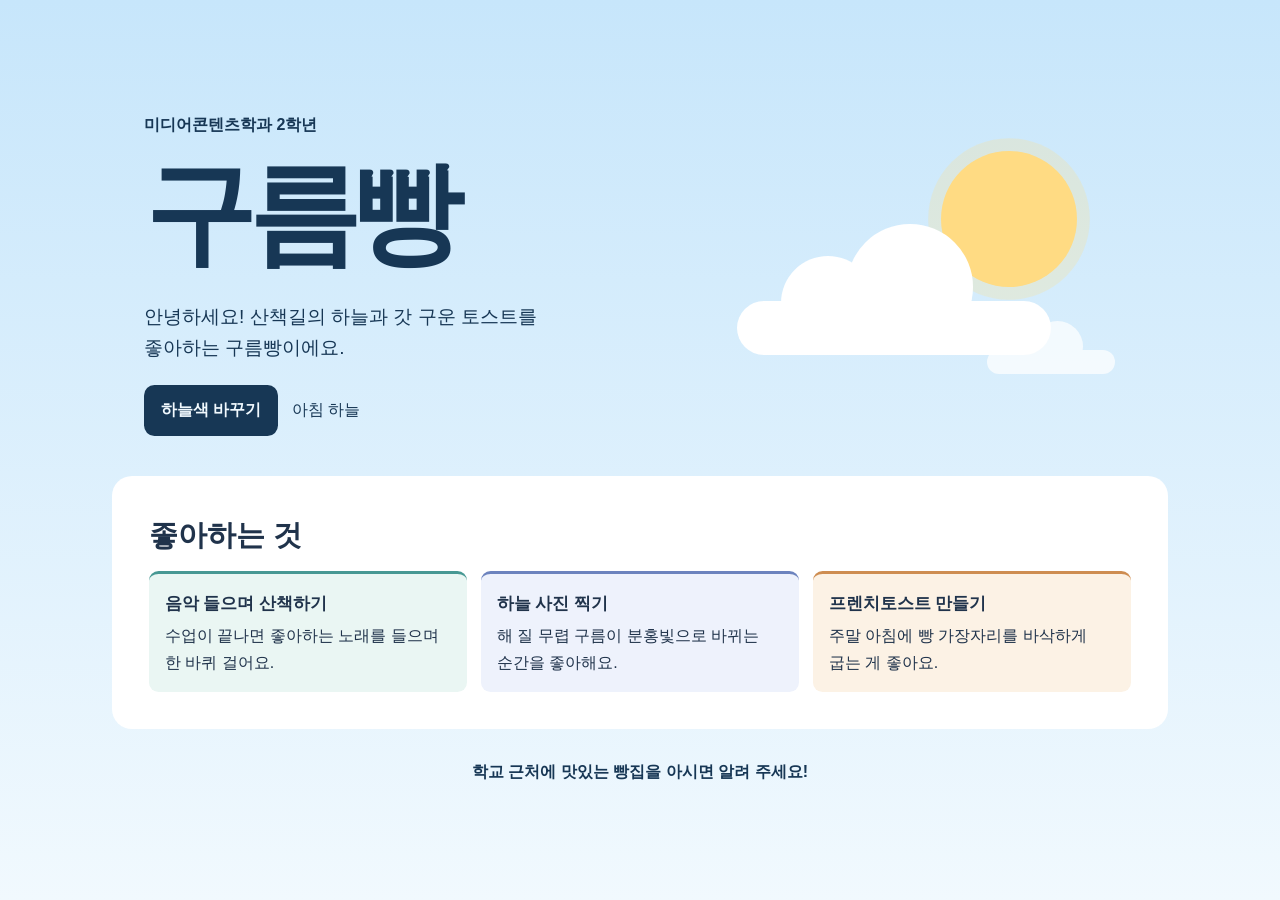
<file: 01-intro/index.html>
<!doctype html>
<html lang="ko" data-sky="morning">
<head>
  <meta charset="utf-8">
  <meta name="viewport" content="width=device-width, initial-scale=1">
  <title>구름빵의 자기소개</title>
  <style>
    :root {
      --sky: #c7e6fb;
      --horizon: #f1f9fe;
      --sky-ink: #173755;
      --cloud: #fff;
      --sun: #ffdb83;
    }

    :root[data-sky="sunset"] {
      --sky: #f9bb91;
      --horizon: #ffede3;
      --sky-ink: #562e30;
      --cloud: #ffe2db;
      --sun: #fff0ae;
    }

    :root[data-sky="night"] {
      --sky: #151d3b;
      --horizon: #33476d;
      --sky-ink: #f2f6ff;
      --cloud: #606e99;
      --sun: #f9edbd;
    }

    *, *::before, *::after {
      box-sizing: border-box;
    }

    body {
      margin: 0;
      min-height: 100vh;
      background: linear-gradient(var(--sky), var(--horizon));
      color: #20334b;
      font-family: "맑은 고딕", "Malgun Gothic", sans-serif;
      line-height: 1.65;
    }

    main {
      width: min(100% - 2rem, 66rem);
      margin-inline: auto;
      padding-block: clamp(1.5rem, 5vw, 4rem);
    }

    .hero {
      display: grid;
      grid-template-columns: 1.3fr 1fr;
      align-items: center;
      gap: 1rem;
      color: var(--sky-ink);
      padding: clamp(1rem, 4vw, 3rem) clamp(0.5rem, 3vw, 2rem) 2.5rem;
    }

    .major, .intro, .card p, footer p {
      margin: 0;
    }

    .major {
      font-weight: bold;
    }

    h1 {
      margin: 0.15em 0 0.25em;
      font-size: clamp(3rem, 9vw, 7rem);
      line-height: 1.05;
      letter-spacing: -0.075em;
    }

    .intro {
      max-width: 29rem;
      font-size: clamp(1rem, 2vw, 1.2rem);
      word-break: keep-all;
      overflow-wrap: anywhere;
    }

    .sky-controls {
      display: flex;
      align-items: center;
      flex-wrap: wrap;
      gap: 0.6rem 0.85rem;
      margin-top: 1.3rem;
    }

    button {
      padding: 0.7rem 1rem;
      min-height: 2.75rem;
      border: 1px solid transparent;
      border-radius: 0.65rem;
      background: var(--sky-ink);
      color: var(--horizon);
      font: inherit;
      font-weight: bold;
      cursor: pointer;
    }

    button:hover {
      border-color: currentColor;
    }

    button:focus-visible {
      outline: 2px solid var(--sky-ink);
      outline-offset: 4px;
    }

    .sky-scene {
      position: relative;
      min-width: 0;
      height: clamp(10rem, 26vw, 17rem);
    }

    .sun {
      position: absolute;
      top: 5%;
      right: 14%;
      width: 35%;
      max-width: 8.5rem;
      aspect-ratio: 1;
      border-radius: 50%;
      background: var(--sun);
      box-shadow: 0 0 0 0.8rem color-mix(in srgb, var(--sun) 24%, transparent);
    }

    .cloud {
      position: absolute;
      left: 6%;
      bottom: 20%;
      width: 74%;
      height: 20%;
      border-radius: 999px;
      background: var(--cloud);
    }

    .cloud::before, .cloud::after {
      position: absolute;
      bottom: 10%;
      border-radius: 50%;
      background: inherit;
      aspect-ratio: 1;
      content: "";
    }

    .cloud::before {
      left: 14%;
      width: 30%;
    }

    .cloud::after {
      left: 35%;
      width: 40%;
    }

    .cloud-small {
      left: 65%;
      bottom: 13%;
      width: 30%;
      height: 9%;
      opacity: 0.72;
    }

    .favorites {
      padding: clamp(1.1rem, 4vw, 2.3rem);
      border-radius: 1.25rem;
      background: #fff;
    }

    h2 {
      margin: 0 0 0.7rem;
      font-size: clamp(1.3rem, 3vw, 1.8rem);
    }

    .cards {
      display: grid;
      grid-template-columns: repeat(3, minmax(0, 1fr));
      gap: 0.85rem;
      margin: 0;
      padding: 0;
      list-style: none;
    }

    .card {
      padding: 1rem;
      border-top: 3px solid var(--accent);
      border-radius: 0.6rem;
      background: var(--card);
      overflow-wrap: anywhere;
      word-break: keep-all;
    }

    .card:nth-child(1) { --accent: #479893; --card: #eaf6f3; }
    .card:nth-child(2) { --accent: #6c83be; --card: #eef2fc; }
    .card:nth-child(3) { --accent: #ce8d51; --card: #fcf2e5; }

    h3 {
      margin: 0 0 0.35rem;
      font-size: 1.05rem;
    }

    footer {
      margin-top: 1rem;
      padding: 0.9rem 0.5rem;
      text-align: center;
      color: var(--sky-ink);
      font-weight: bold;
      overflow-wrap: anywhere;
      word-break: keep-all;
    }

    @media (max-width: 40rem) {
      .hero {
        grid-template-columns: 1fr;
        padding-bottom: 1.1rem;
      }

      .sky-scene {
        width: min(100%, 19rem);
        height: 9rem;
        min-height: 0;
        justify-self: end;
      }

      .cards {
        grid-template-columns: 1fr;
      }
    }
  </style>
</head>
<body>
  <main>
    <header class="hero">
      <div>
        <p class="major">미디어콘텐츠학과 2학년</p>
        <h1>구름빵</h1>
        <p class="intro">안녕하세요! 산책길의 하늘과 갓 구운 토스트를 좋아하는 구름빵이에요.</p>
        <div class="sky-controls">
          <button id="change-sky" type="button">하늘색 바꾸기</button>
          <span id="sky-name" role="status">아침 하늘</span>
        </div>
      </div>
      <div class="sky-scene" aria-hidden="true">
        <div class="sun"></div>
        <div class="cloud"></div>
        <div class="cloud cloud-small"></div>
      </div>
    </header>

    <section class="favorites" aria-labelledby="favorites-title">
      <h2 id="favorites-title">좋아하는 것</h2>
      <ul class="cards" role="list">
        <li class="card">
          <h3>음악 들으며 산책하기</h3>
          <p>수업이 끝나면 좋아하는 노래를 들으며 한 바퀴 걸어요.</p>
        </li>
        <li class="card">
          <h3>하늘 사진 찍기</h3>
          <p>해 질 무렵 구름이 분홍빛으로 바뀌는 순간을 좋아해요.</p>
        </li>
        <li class="card">
          <h3>프렌치토스트 만들기</h3>
          <p>주말 아침에 빵 가장자리를 바삭하게 굽는 게 좋아요.</p>
        </li>
      </ul>
    </section>

    <footer>
      <p>학교 근처에 맛있는 빵집을 아시면 알려 주세요!</p>
    </footer>
  </main>

  <script>
    const skies = [
      { theme: "morning", name: "아침 하늘" },
      { theme: "sunset", name: "노을 하늘" },
      { theme: "night", name: "밤하늘" },
    ];
    const skyButton = document.querySelector("#change-sky");
    const skyName = document.querySelector("#sky-name");
    let skyIndex = 0;

    // 아침, 노을, 밤하늘 순서로 바꾸고 마지막에는 처음으로 돌아갑니다.
    skyButton.addEventListener("click", () => {
      skyIndex = (skyIndex + 1) % skies.length;
      const sky = skies[skyIndex];
      document.documentElement.dataset.sky = sky.theme;
      skyName.textContent = sky.name;
    });
  </script>
</body>
</html>
</file>
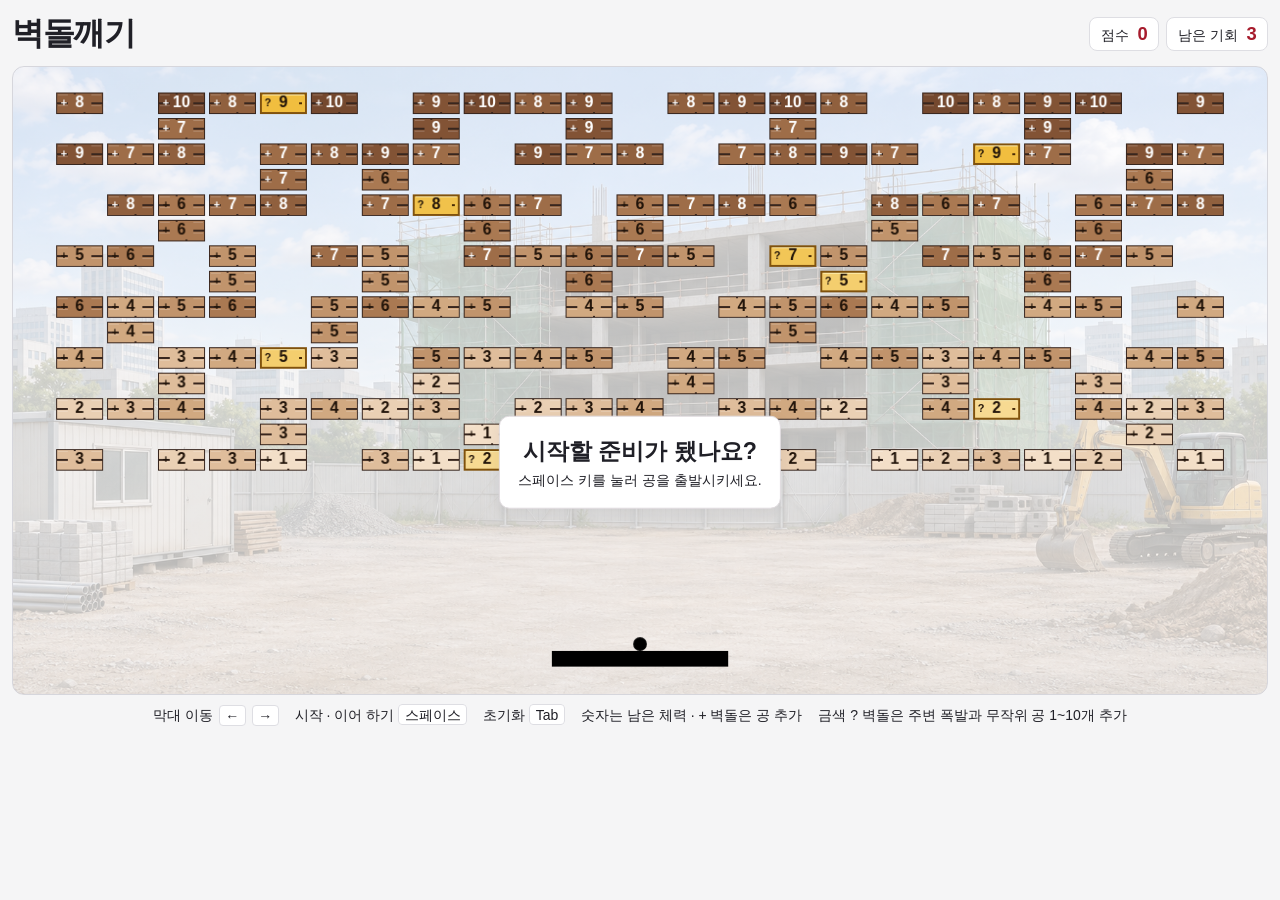
<file: 02-bricks/brick_game.html>
<!doctype html>
<html lang="ko">
<head>
  <meta charset="utf-8">
  <meta name="viewport" content="width=device-width, initial-scale=1">
  <title>벽돌깨기</title>
  <link rel="stylesheet" href="brick_game.css">
  <script src="brick_game.js" defer></script>
</head>
<body>
  <main class="game">
    <header class="game-header">
      <h1>벽돌깨기</h1>
      <dl class="scoreboard">
        <div><dt>점수</dt><dd id="score">0</dd></div>
        <div><dt>남은 기회</dt><dd id="lives">3</dd></div>
      </dl>
    </header>

    <div class="board">
      <canvas id="game-board" width="1280" height="640"
        aria-label="벽돌깨기 게임판" aria-describedby="controls">
        이 브라우저에서는 게임판을 그릴 수 없습니다.
      </canvas>
      <div class="game-message" id="game-message" role="status">
        <strong id="message-title">시작할 준비가 됐나요?</strong>
        <span id="message-detail">스페이스 키를 눌러 공을 출발시키세요.</span>
      </div>
    </div>

    <p id="controls" class="controls">
      막대 이동 <kbd>←</kbd> <kbd>→</kbd>
      <span>시작 · 이어 하기 <kbd>스페이스</kbd></span>
      <span>초기화 <kbd>Tab</kbd></span>
      <span>숫자는 남은 체력 · + 벽돌은 공 추가</span>
      <span>금색 ? 벽돌은 주변 폭발과 무작위 공 1~10개 추가</span>
    </p>
  </main>
</body>
</html>
</file>
<file: 02-bricks/brick_game.css>
:root {
  color-scheme: light;
  font-family: "맑은 고딕", "Malgun Gothic", sans-serif;
  color: #202027;
  background: #f5f5f6;
}

* {
  box-sizing: border-box;
}

body {
  margin: 0;
  min-height: 100vh;
  padding: 0.75rem;
}

.game {
  width: min(100%, 1280px);
  width: min(100%, 1280px, max(20rem, (100dvh - 7.75rem) * 2));
  margin-inline: auto;
}

.game-header, .scoreboard, .controls {
  display: flex;
  align-items: center;
  flex-wrap: wrap;
}

.game-header {
  justify-content: space-between;
  gap: 0.4rem 1rem;
  margin-bottom: 0.65rem;
}

h1 {
  margin: 0;
  font-size: clamp(1.35rem, 4vw, 2rem);
  letter-spacing: -0.045em;
}

.scoreboard {
  gap: 0.45rem;
  margin: 0;
}

.scoreboard div {
  display: flex;
  align-items: baseline;
  gap: 0.55rem;
  padding: 0.3rem 0.65rem;
  border: 1px solid #dedee3;
  border-radius: 0.5rem;
  background: #fff;
}

.scoreboard dt {
  font-size: 0.875rem;
}

.scoreboard dd {
  margin: 0;
  font-size: 1.15rem;
  font-weight: bold;
  font-variant-numeric: tabular-nums;
  color: #a71c2d;
}

.board {
  position: relative;
  border: 1px solid #d6d6dc;
  border-radius: 0.75rem;
  overflow: hidden;
  background: linear-gradient(#ffffffa8, #ffffffa8),
    #fff url("construction-background.png") center / cover no-repeat;
}

canvas {
  display: block;
  width: 100%;
  height: auto;
}

.game-message {
  position: absolute;
  top: 63%;
  left: 50%;
  width: max-content;
  max-width: calc(100% - 1rem);
  transform: translate(-50%, -50%);
  padding: clamp(0.35rem, 1.8vw, 1.15rem);
  border: 1px solid #e1dce0;
  border-radius: 0.65rem;
  text-align: center;
  background: #fff;
  box-shadow: 0 0.3rem 1rem #20202712;
  pointer-events: none;
}

.game-message strong, .game-message span {
  display: block;
  word-break: keep-all;
}

.game-message strong {
  font-size: clamp(1rem, 2.9vw, 1.45rem);
}

.game-message span {
  margin-top: 0.3rem;
  font-size: 0.875rem;
}

.controls {
  justify-content: center;
  gap: 0.35rem;
  margin: 0.6rem 0 0;
  font-size: 0.875rem;
}

.controls span {
  margin-inline-start: 0.65rem;
}

kbd {
  padding: 0.1rem 0.35rem;
  border: 1px solid #dedee3;
  border-radius: 0.25rem;
  background: #fff;
  font: inherit;
}
</file>
